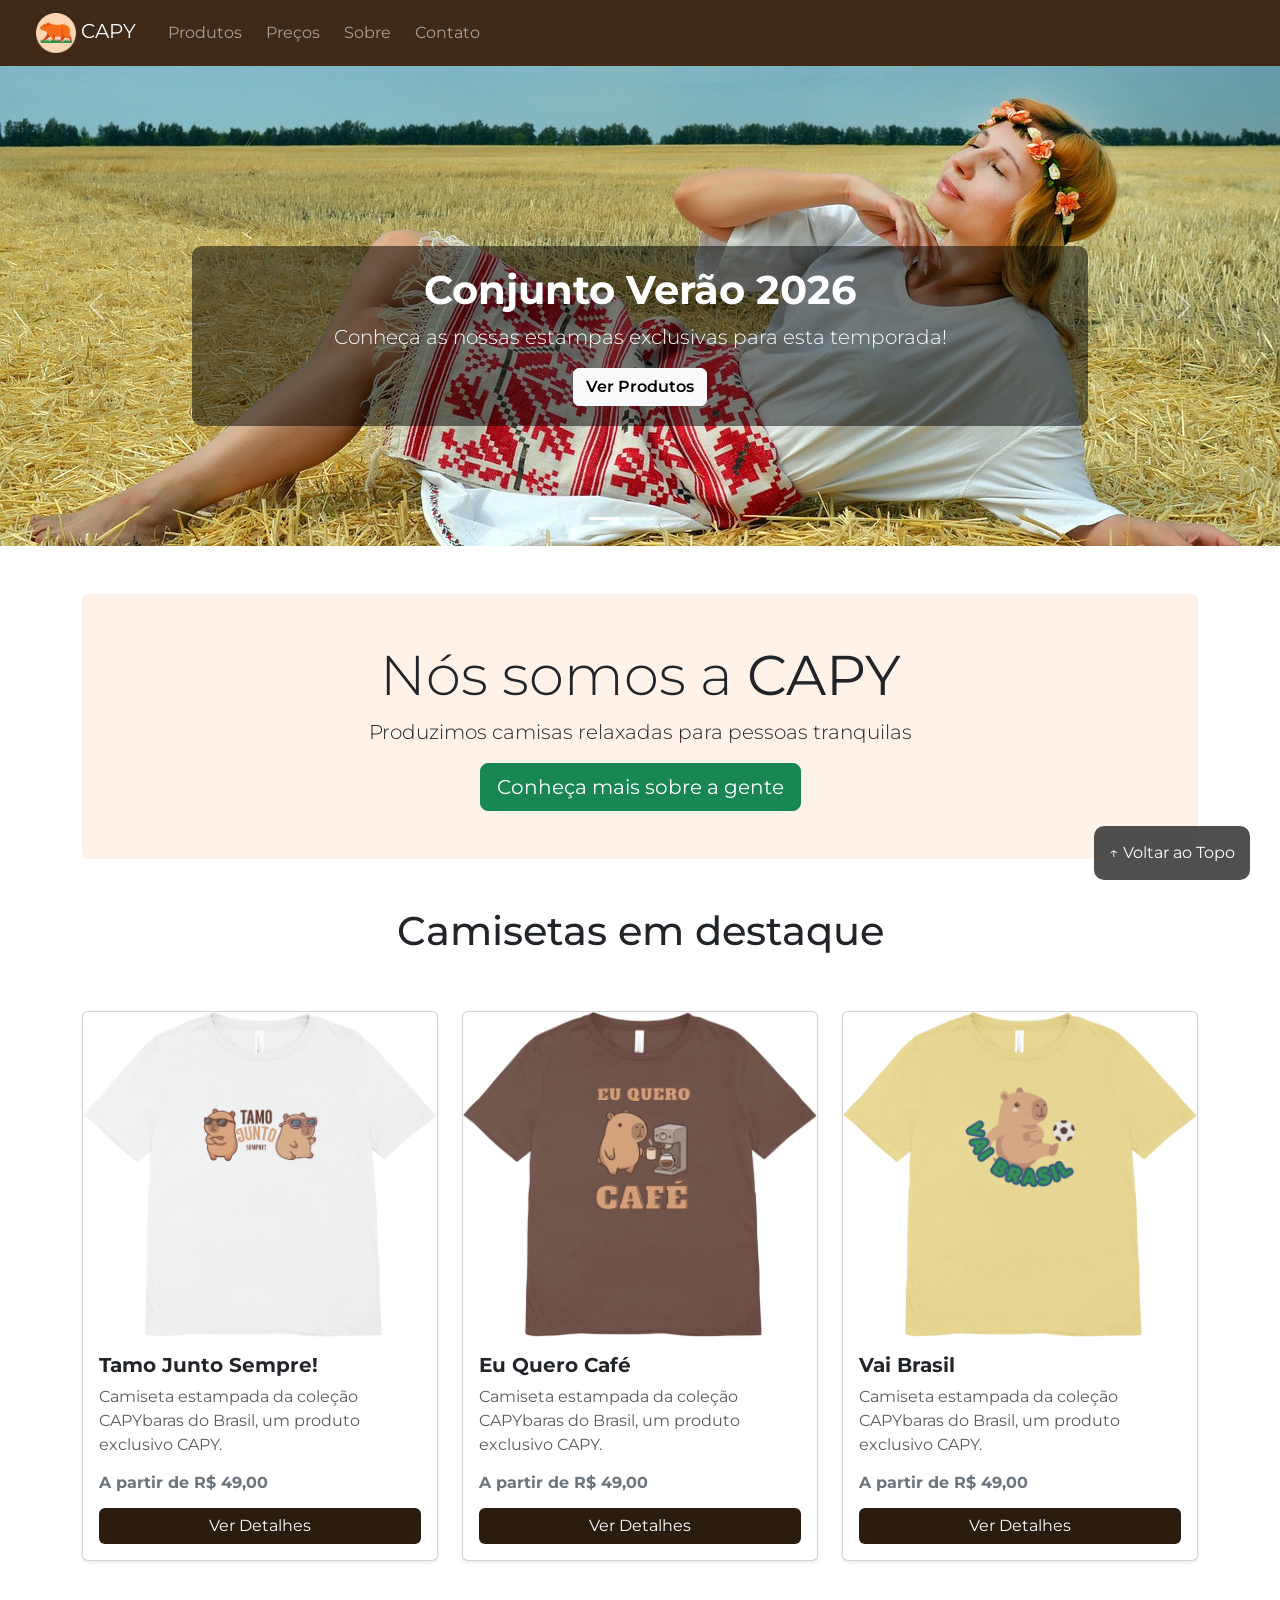
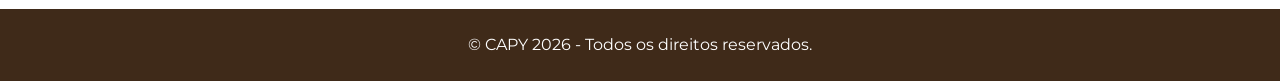
<file: index.html>
<!DOCTYPE html>
<html lang="pt-BR">
<head>
    <meta charset="UTF-8">
    <meta name="viewport" content="width=device-width, initial-scale=1.0">
    <title>CAPY</title>
    <link href="https://cdn.jsdelivr.net/npm/bootstrap@5.3.0/dist/css/bootstrap.min.css" rel="stylesheet">
    <!-- Pra usar como base de modelos prontos: https://getbootstrap.com/docs/5.0/examples/cheatsheet/ -->
    <!-- Pra usar como base das notações de espaçamento: https://getbootstrap.com/docs/4.0/utilities/spacing/ -->
    <link rel="preconnect" href="https://fonts.googleapis.com"> <!-- Para usar fontes do Google -->
    <link rel="preconnect" href="https://fonts.gstatic.com" crossorigin> <!-- Para usar fontes do Google -->
    <link href="https://fonts.googleapis.com/css2?family=Montserrat:ital,wght@0,100..900;1,100..900&display=swap" rel="stylesheet"> <!-- Para a Montserrat -->
    <link href="styles.css" rel="stylesheet"> <!-- Pro botão de Voltar ao Topo -->
</head>
<body>

    <!-- Menu de Navegação -->
    <header>
        <nav class="navbar navbar-expand-lg navbar-dark bg-dark">
            <div class="container-fluid">
                <a class="navbar-brand mx-4 logo-size" href="index.html"> 
                    <img src="resources/imgs/logo.png" alt="logo da empresa"> 
                    <span>CAPY</span> 
                </a> 
                <button class="navbar-toggler" type="button" data-bs-toggle="collapse" data-bs-target="#navbarNav">
                    <span class="navbar-toggler-icon"></span>
                </button>
                <div class="collapse navbar-collapse" id="navbarNav">
                    <ul class="navbar-nav me-auto mb-2 mb-lg-0 gap-2"> 
                        <li class="nav-item"><a class="nav-link" href="produtos.html">Produtos</a></li>
                        <li class="nav-item"><a class="nav-link" href="precos.html">Preços</a></li>
                        <li class="nav-item"><a class="nav-link" href="sobre.html">Sobre</a></li>
                        <li class="nav-item"><a class="nav-link" href="contato.html">Contato</a></li>
                    </ul>
                </div>
            </div>
        </nav>
    </header>

    <!-- Banner / Carrossel -->

    <div id="bannerPrincipal" class="carousel slide" data-bs-ride="carousel">
        
        <div class="carousel-indicators">
            <button type="button" data-bs-target="#bannerPrincipal" data-bs-slide-to="0" class="active" aria-current="true" aria-label="Slide 1"></button>
            <button type="button" data-bs-target="#bannerPrincipal" data-bs-slide-to="1" aria-label="Slide 2"></button>
            <button type="button" data-bs-target="#bannerPrincipal" data-bs-slide-to="2" aria-label="Slide 3"></button>
        </div>

        <div class="carousel-inner">
            <div class="carousel-item active">
                <img src="resources/imgs/carrossel-1.jpg" class="d-block w-100" alt="Nova Coleção">
                <div class="carousel-caption">
                    <h5 class="display-6 fw-bold">Conjunto Verão 2026</h5>
                    <p class="lead">Conheça as nossas estampas exclusivas para esta temporada!</p>
                    <a href="produtos.html" class="btn btn-light btn-md shadow-sm fw-semibold">Ver Produtos</a>
                </div>
            </div>
            
            <div class="carousel-item">
                <img src="resources/imgs/carrossel-2.jpg" class="d-block w-100" alt="Frete Grátis">
                <div class="carousel-caption">
                    <h5 class="display-6 fw-bold">Novas Estampas</h5>
                    <p class="lead">Explore as novas adições ao nosso catálogo!</p>
                    <a href="produtos.html" class="btn btn-dark btn-md shadow-sm fw-semibold">Aproveitar Agora</a>
                </div>
            </div>
            
            <div class="carousel-item">
                <img src="resources/imgs/carrossel-3.jpg" class="d-block w-100" alt="Monte sua arte">
                <div class="carousel-caption">
                    <h5 class="display-6 fw-bold">Estampas Personalizadas</h5>
                    <p class="lead">Converse com a gente e transforme as suas ideias em realidade!</p>
                    <a href="contato.html" class="btn btn-success btn-md shadow-sm fw-semibold">Entre em Contato</a>
                </div>
            </div>
        </div>

        <button class="carousel-control-prev" type="button" data-bs-target="#bannerPrincipal" data-bs-slide="prev">
            <span class="carousel-control-prev-icon" aria-hidden="true"></span>
            <span class="visually-hidden">Anterior</span>
        </button>
        <button class="carousel-control-next" type="button" data-bs-target="#bannerPrincipal" data-bs-slide="next">
            <span class="carousel-control-next-icon" aria-hidden="true"></span>
            <span class="visually-hidden">Próximo</span>
        </button>
    </div>

    <main class="container mt-5">
        <div class="jumbotron text-center bg-light p-5 rounded ">
            <h1 class="display-4">Nós somos a <b>CAPY</b></h1>
            <p class="lead">Produzimos camisas relaxadas para pessoas tranquilas</p>
            <a class="btn btn-success btn-lg" href="sobre.html" role="button">Conheça mais sobre a gente</a>
        </div>

        <div class="row align-items-center my-5">
            <h1 class="text-center">Camisetas em destaque</h1>
        </div>

            <div class="row row-cols-1 row-cols-md-3 g-4">        
                <div class="col">
                    <div class="card h-100 shadow-sm">
                        <img src="resources/imgs/camisa-1.png" class="card-img-top" alt="Camiseta Classic Minimalist">
                        <div class="card-body">
                            <h5 class="card-title fw-bold">Tamo Junto Sempre!</h5>
                            <p class="card-text text-muted">Camiseta estampada da coleção CAPYbaras do Brasil, um produto exclusivo CAPY.</p>
                            <h6 class="text-secondary fw-bold mb-3">A partir de R$ 49,00</h6>
                            <a class="btn btn-dark w-100" href="produtos.html" role="button">Ver Detalhes</a>
                        </div>
                    </div>
                </div>

                <div class="col">
                    <div class="card h-100 shadow-sm">
                        <img src="resources/imgs/camisa-2.png" class="card-img-top" alt="Camiseta Vintage Nature">
                        <div class="card-body">
                            <h5 class="card-title fw-bold">Eu Quero Café</h5>
                            <p class="card-text text-muted">Camiseta estampada da coleção CAPYbaras do Brasil, um produto exclusivo CAPY.</p>
                            <h6 class="text-secondary fw-bold mb-3">A partir de R$ 49,00</h6>
                            <a class="btn btn-dark w-100" href="produtos.html" role="button">Ver Detalhes</a>
                        </div>
                    </div>
                </div>

                <div class="col">
                    <div class="card h-100 shadow-sm">
                        <img src="resources/imgs/camisa-3.png" class="card-img-top" alt="Camiseta Urban Line">
                        <div class="card-body">
                            <h5 class="card-title fw-bold">Vai Brasil</h5>
                            <p class="card-text text-muted">Camiseta estampada da coleção CAPYbaras do Brasil, um produto exclusivo CAPY.</p>
                            <h6 class="text-secondary fw-bold mb-3">A partir de R$ 49,00</h6>
                            <a class="btn btn-dark w-100" href="produtos.html" role="button">Ver Detalhes</a>
                        </div>
                    </div>
                </div>
            </div>

    </main>

    <footer class="bg-dark text-white text-center py-4 mt-5">
        <p class="mb-0"> &copy; CAPY 2026 - Todos os direitos reservados.</p>
    </footer>

    <button id="btnTopo" title="Voltar ao topo">↑ Voltar ao Topo</button>

    <script src="https://code.jquery.com/jquery-3.7.1.min.js"></script>
    <script src="https://cdn.jsdelivr.net/npm/bootstrap@5.3.0/dist/js/bootstrap.bundle.min.js"></script>
    <script src="scripts.js"></script>
</body>
</html>
</file>
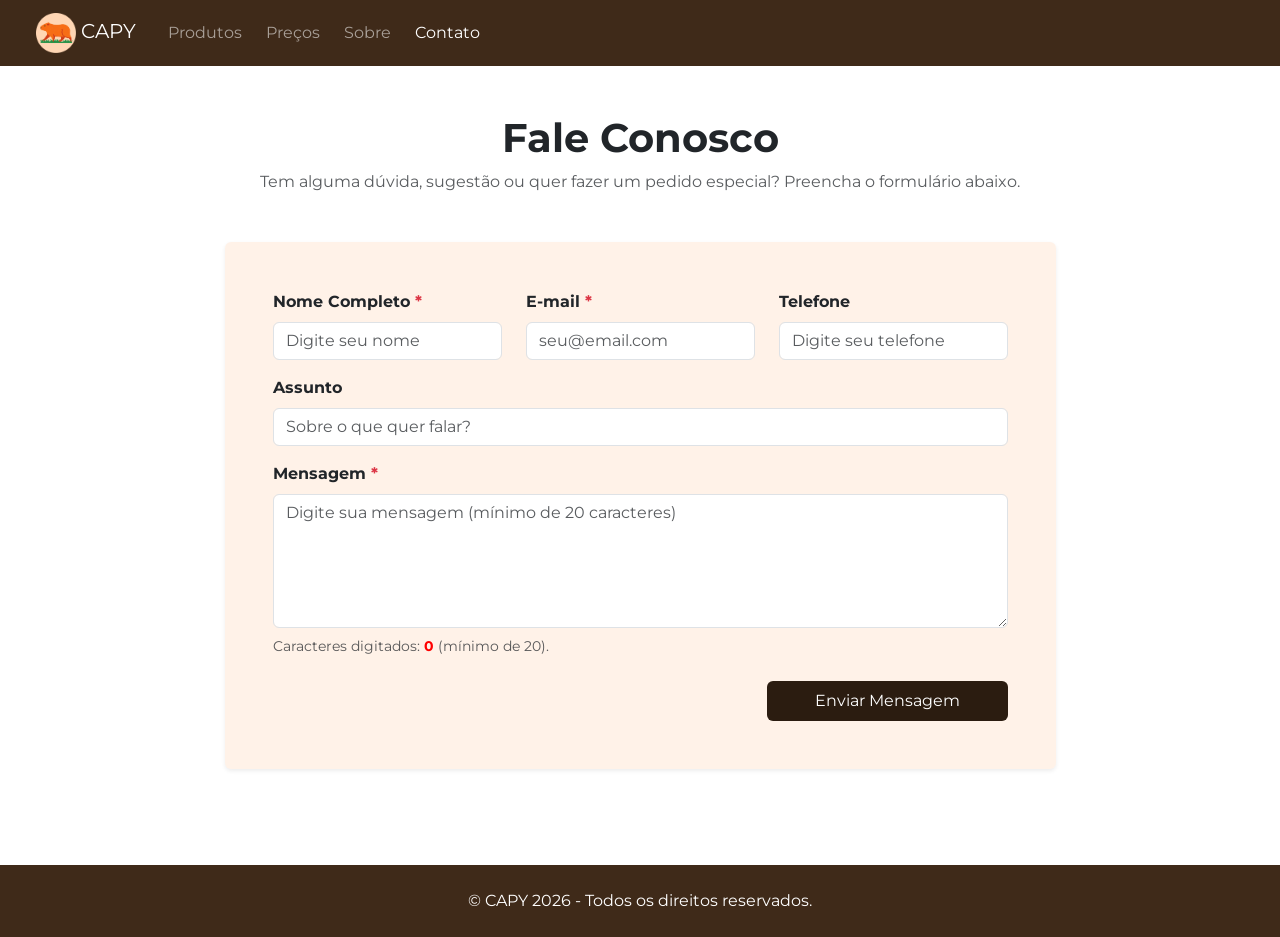
<file: contato.html>
<!DOCTYPE html>
<html lang="pt-BR">
<head>
    <meta charset="UTF-8">
    <meta name="viewport" content="width=device-width, initial-scale=1.0">
    <title>Contato - CAPY</title>
    <link href="https://cdn.jsdelivr.net/npm/bootstrap@5.3.0/dist/css/bootstrap.min.css" rel="stylesheet">
    <!-- Pra usar como base de modelos prontos: https://getbootstrap.com/docs/5.0/examples/cheatsheet/ -->
    <!-- Pra usar como base das notações de espaçamento: https://getbootstrap.com/docs/4.0/utilities/spacing/ -->
    <link rel="preconnect" href="https://fonts.googleapis.com"> <!-- Para usar fontes do Google -->
    <link rel="preconnect" href="https://fonts.gstatic.com" crossorigin> <!-- Para usar fontes do Google -->
    <link href="https://fonts.googleapis.com/css2?family=Montserrat:ital,wght@0,100..900;1,100..900&display=swap" rel="stylesheet"> <!-- Para a Montserrat -->
    <link href="styles.css" rel="stylesheet"> <!-- Pro botão de Voltar ao Topo -->
</head>
<body>

    <!-- Menu de Navegação -->
    <header>
        <nav class="navbar navbar-expand-lg navbar-dark bg-dark">
            <div class="container-fluid">
                <a class="navbar-brand mx-4 logo-size" href="index.html"> 
                    <img src="resources/imgs/logo.png" alt="logo da empresa"> 
                    <span>CAPY</span> 
                </a> 
                <button class="navbar-toggler" type="button" data-bs-toggle="collapse" data-bs-target="#navbarNav">
                    <span class="navbar-toggler-icon"></span>
                </button>
                <div class="collapse navbar-collapse" id="navbarNav">
                    <ul class="navbar-nav me-auto mb-2 mb-lg-0 gap-2"> 
                        <li class="nav-item"><a class="nav-link" href="produtos.html">Produtos</a></li>
                        <li class="nav-item"><a class="nav-link" href="precos.html">Preços</a></li>
                        <li class="nav-item"><a class="nav-link" href="sobre.html">Sobre</a></li>
                        <li class="nav-item"><a class="nav-link active" href="contato.html">Contato</a></li>
                    </ul>
                </div>
            </div>
        </nav>
    </header>

    <main class="container my-5">

        <!-- Isso daqui é pra fazer todo o 'main' da página ficar alinhado ao centro da página -->
        <div class="row justify-content-center">
            <div class="col-lg-9">

                <!-- Título da Página -->
                <div class="text-center mb-5">
                    <h1 class="fw-bold">Fale Conosco</h1>
                    <p class="text-muted">Tem alguma dúvida, sugestão ou quer fazer um pedido especial? Preencha o formulário abaixo.</p>
                </div>

                <!-- Formulário -->
                <div class="card shadow-sm border-0 bg-light p-4 p-md-5">
                    <form id="formContato">
                        
                        <div class="row">
                            <div class="col-md-4 mb-3">
                                <label for="nome" class="form-label fw-bold">Nome Completo <span class="text-danger">*</span></label>
                                <input type="text" class="form-control" id="nome" placeholder="Digite seu nome">
                            </div>
                            <div class="col-md-4 mb-3">
                                <label for="email" class="form-label fw-bold">E-mail <span class="text-danger">*</span></label>
                                <input type="email" class="form-control" id="email" placeholder="seu@email.com">
                            </div>
                            <div class="col-md-4 mb-3">
                                <label for="tel" class="form-label fw-bold">Telefone</label>
                                <input type="tel" class="form-control" id="tel" placeholder="Digite seu telefone">
                            </div>
                        </div>

                        <div class="row">
                            <div class="mb-3">
                                <label for="assunto" class="form-label fw-bold">Assunto</label>
                                <input type="text" class="form-control" id="assunto" placeholder="Sobre o que quer falar?">
                            </div>
                        </div>

                        <div class="mb-4">
                            <label for="mensagem" class="form-label fw-bold">Mensagem <span class="text-danger">*</span></label>
                            <textarea class="form-control" id="mensagem" rows="5" placeholder="Digite sua mensagem (mínimo de 20 caracteres)"></textarea>
                            <div class="form-text mt-2">
                                Caracteres digitados: <strong id="contador" style="color: red;">0</strong> (mínimo de 20).
                            </div>
                        </div>

                        <div class="text-end">
                            <button type="submit" class="btn btn-dark px-5 py-2">Enviar Mensagem</button>
                        </div>

                    </form>
                </div>

            </div>
        </div>

    </main>

    <!-- Barra Inferior -->
    <footer class="bg-dark text-white text-center py-4 mt-5">
        <p class="mb-0"> &copy; CAPY 2026 - Todos os direitos reservados.</p>
    </footer>

    <button id="btnTopo" title="Voltar ao topo">↑ Voltar ao Topo</button>
    
    <script src="https://code.jquery.com/jquery-3.7.1.min.js"></script>
    <script src="https://cdn.jsdelivr.net/npm/bootstrap@5.3.0/dist/js/bootstrap.bundle.min.js"></script>
    <script src="scripts.js"></script>

</body>
</html>
</file>
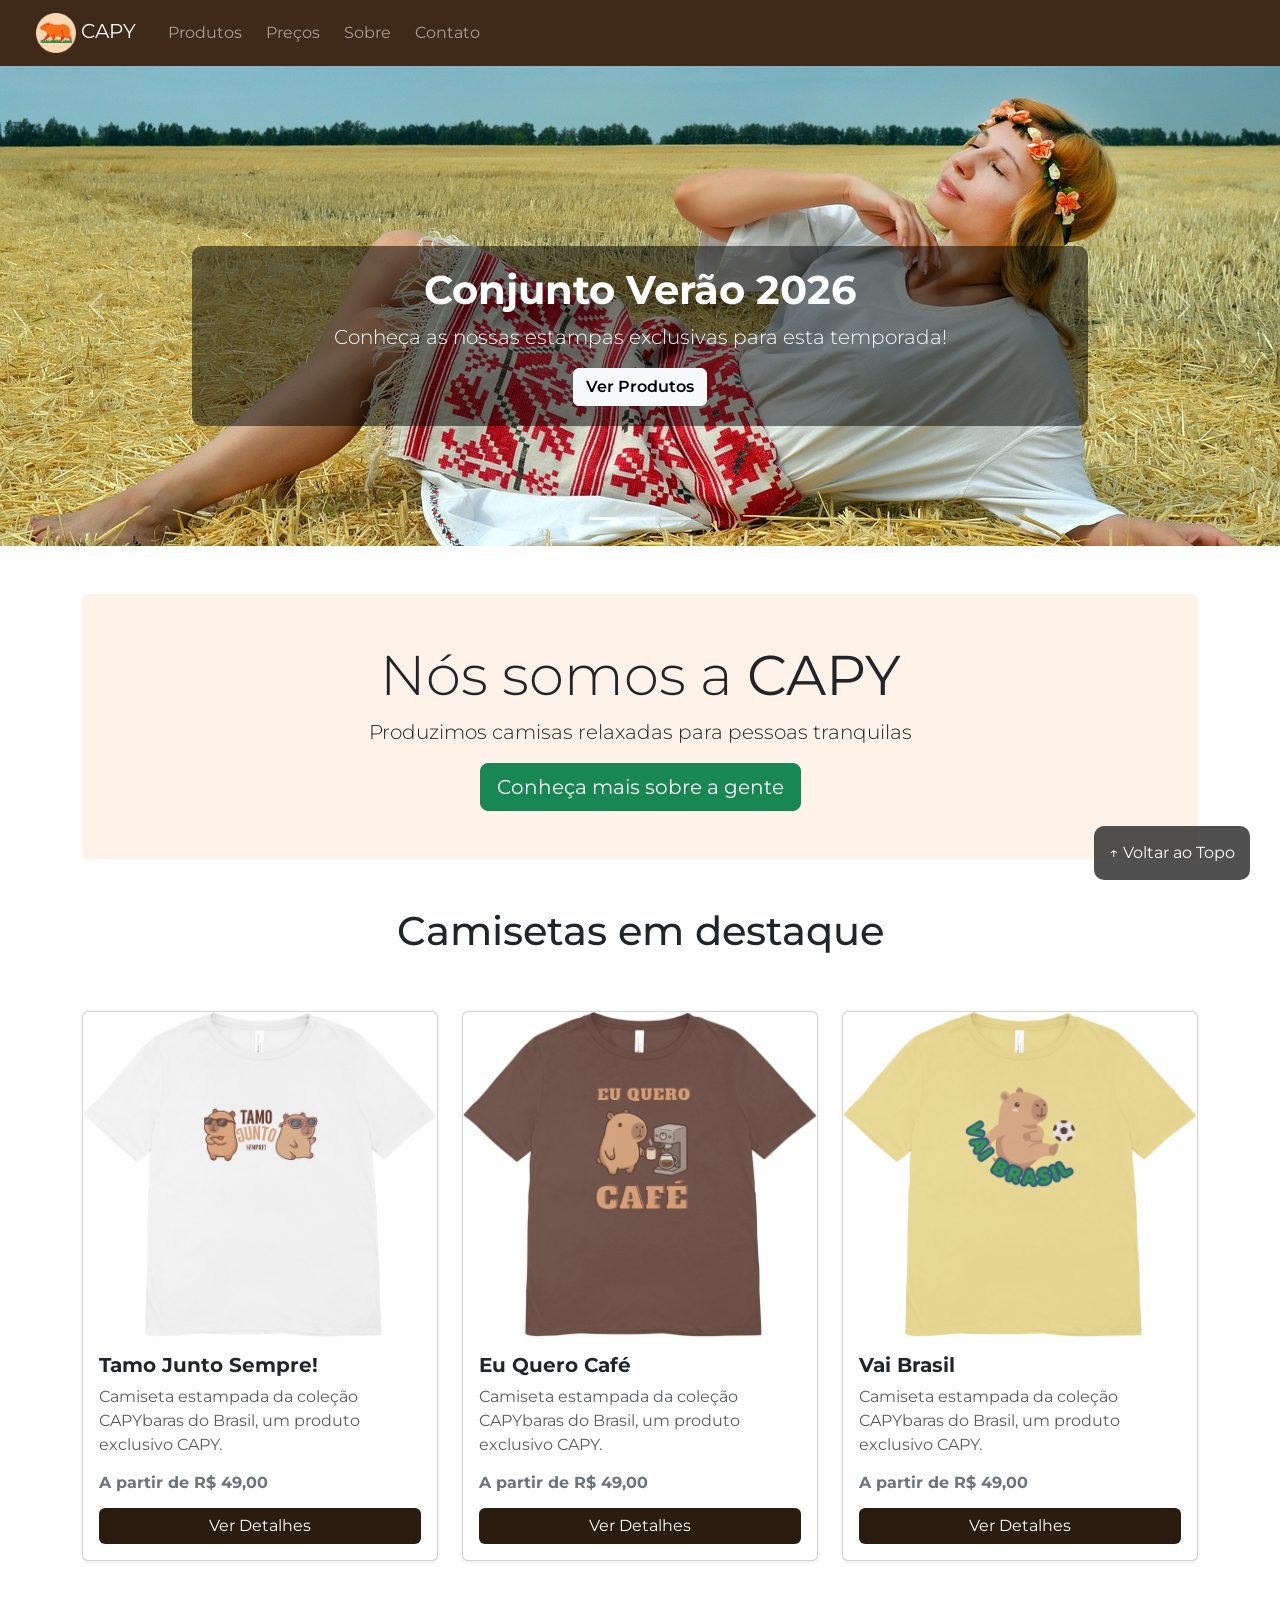
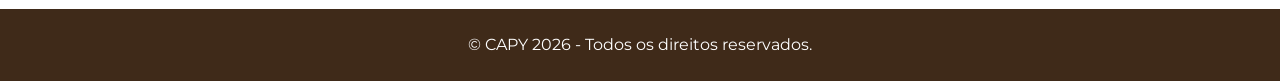
<file: home.html>
<!DOCTYPE html>
<html lang="pt-BR">
<head>
    <meta charset="UTF-8">
    <meta name="viewport" content="width=device-width, initial-scale=1.0">
    <title>CAPY</title>
    <link href="https://cdn.jsdelivr.net/npm/bootstrap@5.3.0/dist/css/bootstrap.min.css" rel="stylesheet">
    <!-- Pra usar como base de modelos prontos: https://getbootstrap.com/docs/5.0/examples/cheatsheet/ -->
    <!-- Pra usar como base das notações de espaçamento: https://getbootstrap.com/docs/4.0/utilities/spacing/ -->
    <link rel="preconnect" href="https://fonts.googleapis.com"> <!-- Para usar fontes do Google -->
    <link rel="preconnect" href="https://fonts.gstatic.com" crossorigin> <!-- Para usar fontes do Google -->
    <link href="https://fonts.googleapis.com/css2?family=Montserrat:ital,wght@0,100..900;1,100..900&display=swap" rel="stylesheet"> <!-- Para a Montserrat -->
    <link href="styles.css" rel="stylesheet"> <!-- Pro botão de Voltar ao Topo -->
</head>
<body>

    <!-- Menu de Navegação -->
    <header>
        <nav class="navbar navbar-expand-lg navbar-dark bg-dark">
            <div class="container-fluid">
                <a class="navbar-brand mx-4 logo-size" href="home.html"> 
                    <img src="resources/imgs/logo.png" alt="logo da empresa"> 
                    <span>CAPY</span> 
                </a> 
                <button class="navbar-toggler" type="button" data-bs-toggle="collapse" data-bs-target="#navbarNav">
                    <span class="navbar-toggler-icon"></span>
                </button>
                <div class="collapse navbar-collapse" id="navbarNav">
                    <ul class="navbar-nav me-auto mb-2 mb-lg-0 gap-2"> 
                        <li class="nav-item"><a class="nav-link" href="produtos.html">Produtos</a></li>
                        <li class="nav-item"><a class="nav-link" href="precos.html">Preços</a></li>
                        <li class="nav-item"><a class="nav-link" href="sobre.html">Sobre</a></li>
                        <li class="nav-item"><a class="nav-link" href="contato.html">Contato</a></li>
                    </ul>
                </div>
            </div>
        </nav>
    </header>

    <!-- Banner / Carrossel -->

    <div id="bannerPrincipal" class="carousel slide" data-bs-ride="carousel">
        
        <div class="carousel-indicators">
            <button type="button" data-bs-target="#bannerPrincipal" data-bs-slide-to="0" class="active" aria-current="true" aria-label="Slide 1"></button>
            <button type="button" data-bs-target="#bannerPrincipal" data-bs-slide-to="1" aria-label="Slide 2"></button>
            <button type="button" data-bs-target="#bannerPrincipal" data-bs-slide-to="2" aria-label="Slide 3"></button>
        </div>

        <div class="carousel-inner">
            <div class="carousel-item active">
                <img src="resources/imgs/carrossel-1.jpg" class="d-block w-100" alt="Nova Coleção">
                <div class="carousel-caption">
                    <h5 class="display-6 fw-bold">Conjunto Verão 2026</h5>
                    <p class="lead">Conheça as nossas estampas exclusivas para esta temporada!</p>
                    <a href="produtos.html" class="btn btn-light btn-md shadow-sm fw-semibold">Ver Produtos</a>
                </div>
            </div>
            
            <div class="carousel-item">
                <img src="resources/imgs/carrossel-2.jpg" class="d-block w-100" alt="Frete Grátis">
                <div class="carousel-caption">
                    <h5 class="display-6 fw-bold">Novas Estampas</h5>
                    <p class="lead">Explore as novas adições ao nosso catálogo!</p>
                    <a href="produtos.html" class="btn btn-dark btn-md shadow-sm fw-semibold">Aproveitar Agora</a>
                </div>
            </div>
            
            <div class="carousel-item">
                <img src="resources/imgs/carrossel-3.jpg" class="d-block w-100" alt="Monte sua arte">
                <div class="carousel-caption">
                    <h5 class="display-6 fw-bold">Estampas Personalizadas</h5>
                    <p class="lead">Converse com a gente e transforme as suas ideias em realidade!</p>
                    <a href="contato.html" class="btn btn-success btn-md shadow-sm fw-semibold">Entre em Contato</a>
                </div>
            </div>
        </div>

        <button class="carousel-control-prev" type="button" data-bs-target="#bannerPrincipal" data-bs-slide="prev">
            <span class="carousel-control-prev-icon" aria-hidden="true"></span>
            <span class="visually-hidden">Anterior</span>
        </button>
        <button class="carousel-control-next" type="button" data-bs-target="#bannerPrincipal" data-bs-slide="next">
            <span class="carousel-control-next-icon" aria-hidden="true"></span>
            <span class="visually-hidden">Próximo</span>
        </button>
    </div>

    <main class="container mt-5">
        <div class="jumbotron text-center bg-light p-5 rounded ">
            <h1 class="display-4">Nós somos a <b>CAPY</b></h1>
            <p class="lead">Produzimos camisas relaxadas para pessoas tranquilas</p>
            <a class="btn btn-success btn-lg" href="sobre.html" role="button">Conheça mais sobre a gente</a>
        </div>

        <div class="row align-items-center my-5">
            <h1 class="text-center">Camisetas em destaque</h1>
        </div>

            <div class="row row-cols-1 row-cols-md-3 g-4">        
                <div class="col">
                    <div class="card h-100 shadow-sm">
                        <img src="resources/imgs/camisa-1.png" class="card-img-top" alt="Camiseta Classic Minimalist">
                        <div class="card-body">
                            <h5 class="card-title fw-bold">Tamo Junto Sempre!</h5>
                            <p class="card-text text-muted">Camiseta estampada da coleção CAPYbaras do Brasil, um produto exclusivo CAPY.</p>
                            <h6 class="text-secondary fw-bold mb-3">A partir de R$ 49,00</h6>
                            <a class="btn btn-dark w-100" href="produtos.html" role="button">Ver Detalhes</a>
                        </div>
                    </div>
                </div>

                <div class="col">
                    <div class="card h-100 shadow-sm">
                        <img src="resources/imgs/camisa-2.png" class="card-img-top" alt="Camiseta Vintage Nature">
                        <div class="card-body">
                            <h5 class="card-title fw-bold">Eu Quero Café</h5>
                            <p class="card-text text-muted">Camiseta estampada da coleção CAPYbaras do Brasil, um produto exclusivo CAPY.</p>
                            <h6 class="text-secondary fw-bold mb-3">A partir de R$ 49,00</h6>
                            <a class="btn btn-dark w-100" href="produtos.html" role="button">Ver Detalhes</a>
                        </div>
                    </div>
                </div>

                <div class="col">
                    <div class="card h-100 shadow-sm">
                        <img src="resources/imgs/camisa-3.png" class="card-img-top" alt="Camiseta Urban Line">
                        <div class="card-body">
                            <h5 class="card-title fw-bold">Vai Brasil</h5>
                            <p class="card-text text-muted">Camiseta estampada da coleção CAPYbaras do Brasil, um produto exclusivo CAPY.</p>
                            <h6 class="text-secondary fw-bold mb-3">A partir de R$ 49,00</h6>
                            <a class="btn btn-dark w-100" href="produtos.html" role="button">Ver Detalhes</a>
                        </div>
                    </div>
                </div>
            </div>

    </main>

    <footer class="bg-dark text-white text-center py-4 mt-5">
        <p class="mb-0"> &copy; CAPY 2026 - Todos os direitos reservados.</p>
    </footer>

    <button id="btnTopo" title="Voltar ao topo">↑ Voltar ao Topo</button>

    <script src="https://code.jquery.com/jquery-3.7.1.min.js"></script>
    <script src="https://cdn.jsdelivr.net/npm/bootstrap@5.3.0/dist/js/bootstrap.bundle.min.js"></script>
    <script src="scripts.js"></script>
</body>
</html>
</file>
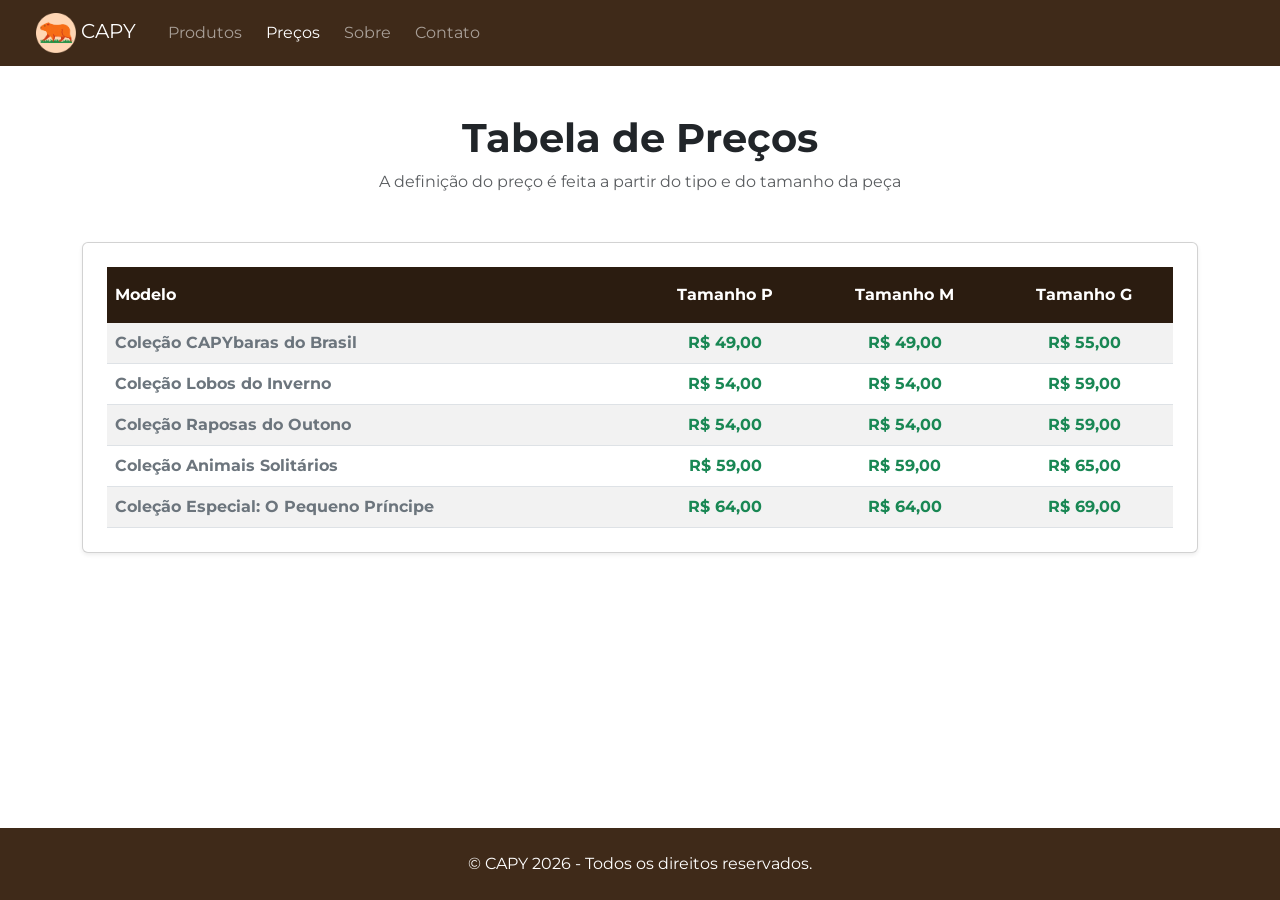
<file: precos.html>
<!DOCTYPE html>
<html lang="pt-BR">

<head>
    <meta charset="UTF-8">
    <meta name="viewport" content="width=device-width, initial-scale=1.0">
    <title>Preços - CAPY</title>
    <link href="https://cdn.jsdelivr.net/npm/bootstrap@5.3.0/dist/css/bootstrap.min.css" rel="stylesheet">
    <!-- Pra usar como base de modelos prontos: https://getbootstrap.com/docs/5.0/examples/cheatsheet/ -->
    <!-- Pra usar como base das notações de espaçamento: https://getbootstrap.com/docs/4.0/utilities/spacing/ -->
    <link rel="preconnect" href="https://fonts.googleapis.com"> <!-- Para usar fontes do Google -->
    <link rel="preconnect" href="https://fonts.gstatic.com" crossorigin> <!-- Para usar fontes do Google -->
    <link href="https://fonts.googleapis.com/css2?family=Montserrat:ital,wght@0,100..900;1,100..900&display=swap" rel="stylesheet"> <!-- Para a Montserrat -->
    <link href="styles.css" rel="stylesheet"> <!-- Pro botão de Voltar ao Topo -->
</head>

<body>

    <!-- Menu de Navegação -->
    <header>
        <nav class="navbar navbar-expand-lg navbar-dark bg-dark">
            <div class="container-fluid">
                <a class="navbar-brand mx-4 logo-size" href="index.html"> 
                    <img src="resources/imgs/logo.png" alt="logo da empresa"> 
                    <span>CAPY</span> 
                </a> 
                <button class="navbar-toggler" type="button" data-bs-toggle="collapse" data-bs-target="#navbarNav">
                    <span class="navbar-toggler-icon"></span>
                </button>
                <div class="collapse navbar-collapse" id="navbarNav">
                    <ul class="navbar-nav me-auto mb-2 mb-lg-0 gap-2"> 
                        <li class="nav-item"><a class="nav-link" href="produtos.html">Produtos</a></li>
                        <li class="nav-item"><a class="nav-link active" href="precos.html">Preços</a></li>
                        <li class="nav-item"><a class="nav-link" href="sobre.html">Sobre</a></li>
                        <li class="nav-item"><a class="nav-link" href="contato.html">Contato</a></li>
                    </ul>
                </div>
            </div>
        </nav>
    </header>

    <main class="container my-5">
        
        <!-- Título da Página -->
        <div class="text-center mb-5">
            <h1 class="fw-bold">Tabela de Preços</h1>
            <p class="text-muted text-center">A definição do preço é feita a partir do tipo e do tamanho da peça</p>
        </div>

        <!-- Tabela -->
        <section class="card shadow-sm p-4">
            <div class="table-responsive">
                <table class="table table-striped table-hover align-middle mb-0">
                    <thead class="table-dark">
                        <tr>
                            <th scope="col" class="py-3">Modelo</th>
                            <th scope="col" class="py-3 text-center">Tamanho P</th>
                            <th scope="col" class="py-3 text-center">Tamanho M</th>
                            <th scope="col" class="py-3 text-center">Tamanho G</th>
                        </tr>
                    </thead>
                    <tbody>
                        <tr>
                            <td class="fw-bold text-secondary">Coleção CAPYbaras do Brasil</td>
                            <td class="text-center text-success fw-bold">R$ 49,00</td>
                            <td class="text-center text-success fw-bold">R$ 49,00</td>
                            <td class="text-center text-success fw-bold">R$ 55,00</td>
                        </tr>
                        <tr>
                            <td class="fw-bold text-secondary">Coleção Lobos do Inverno</td>
                            <td class="text-center text-success fw-bold">R$ 54,00</td>
                            <td class="text-center text-success fw-bold">R$ 54,00</td>
                            <td class="text-center text-success fw-bold">R$ 59,00</td>
                        </tr>
                        <tr>
                            <td class="fw-bold text-secondary">Coleção Raposas do Outono</td>
                            <td class="text-center text-success fw-bold">R$ 54,00</td>
                            <td class="text-center text-success fw-bold">R$ 54,00</td>
                            <td class="text-center text-success fw-bold">R$ 59,00</td>
                        </tr>
                         <tr>
                            <td class="fw-bold text-secondary">Coleção Animais Solitários</td>
                            <td class="text-center text-success fw-bold">R$ 59,00</td>
                            <td class="text-center text-success fw-bold">R$ 59,00</td>
                            <td class="text-center text-success fw-bold">R$ 65,00</td>
                        </tr>
                        <tr>
                            <td class="fw-bold text-secondary">Coleção Especial: O Pequeno Príncipe</td>
                            <td class="text-center text-success fw-bold">R$ 64,00</td>
                            <td class="text-center text-success fw-bold">R$ 64,00</td>
                            <td class="text-center text-success fw-bold">R$ 69,00</td>
                        </tr>
                    </tbody>
                </table>
            </div>
        </section>

    </main>

    <!-- Barra Inferior -->
    <footer class="bg-dark text-white text-center py-4 mt-5">
        <p class="mb-0"> &copy; CAPY 2026 - Todos os direitos reservados.</p>
    </footer>

    <button id="btnTopo" title="Voltar ao topo">↑ Voltar ao Topo</button>
    
    <script src="https://code.jquery.com/jquery-3.7.1.min.js"></script>
    <script src="https://cdn.jsdelivr.net/npm/bootstrap@5.3.0/dist/js/bootstrap.bundle.min.js"></script>
    <script src="scripts.js"></script>

</body>
</html>
</file>
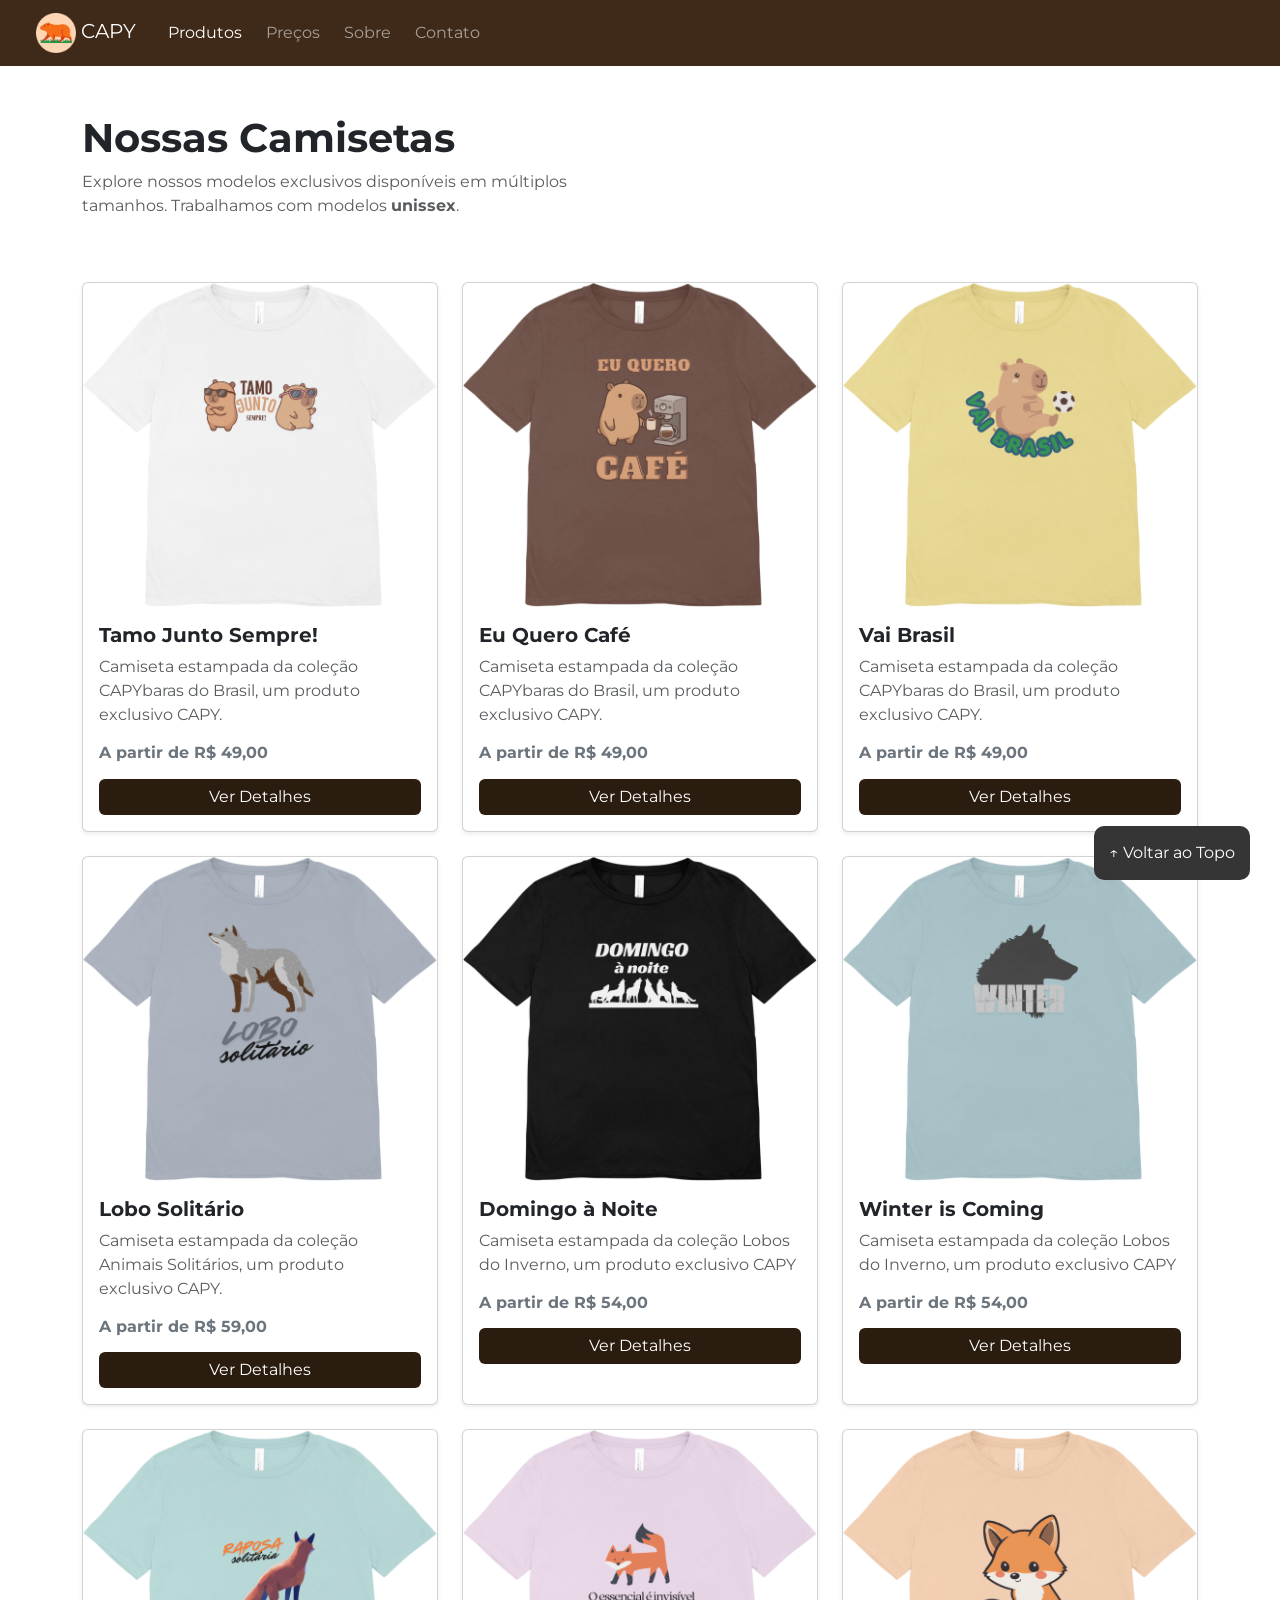
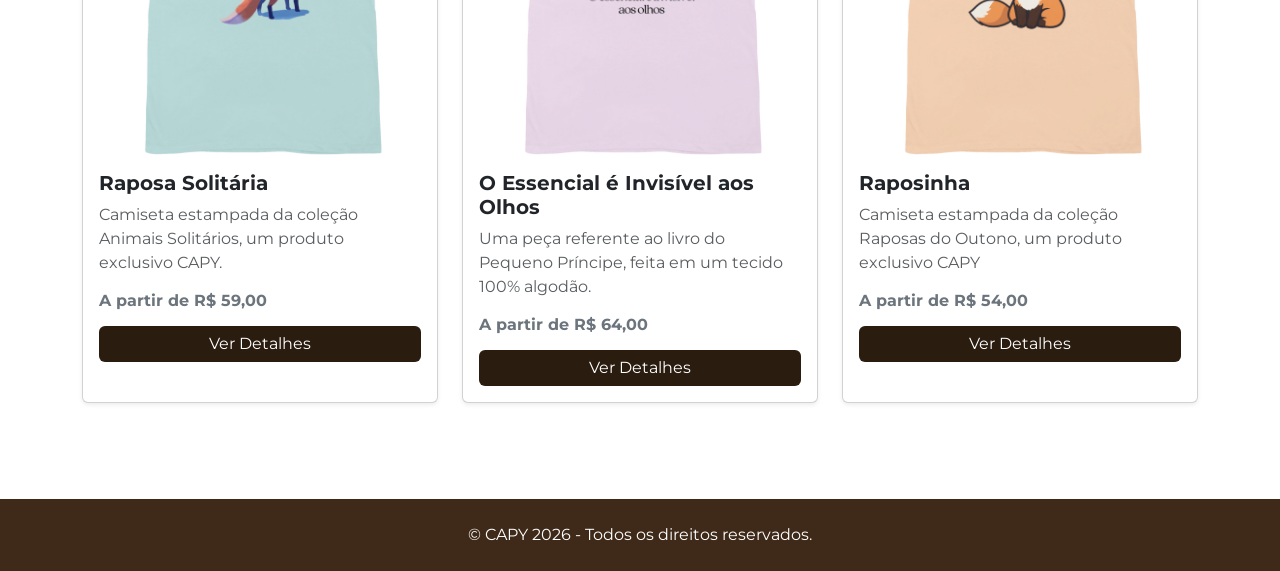
<file: produtos.html>
<!DOCTYPE html>
<html lang="pt-BR">
<head>
    <meta charset="UTF-8">
    <meta name="viewport" content="width=device-width, initial-scale=1.0">
    <title>Produtos - CAPY</title>
    <link href="https://cdn.jsdelivr.net/npm/bootstrap@5.3.0/dist/css/bootstrap.min.css" rel="stylesheet">
    <!-- Pra usar como base de modelos prontos: https://getbootstrap.com/docs/5.0/examples/cheatsheet/ -->
    <!-- Pra usar como base das notações de espaçamento: https://getbootstrap.com/docs/4.0/utilities/spacing/ -->
    <link rel="preconnect" href="https://fonts.googleapis.com"> <!-- Para usar fontes do Google -->
    <link rel="preconnect" href="https://fonts.gstatic.com" crossorigin> <!-- Para usar fontes do Google -->
    <link href="https://fonts.googleapis.com/css2?family=Montserrat:ital,wght@0,100..900;1,100..900&display=swap" rel="stylesheet"> <!-- Para a Montserrat -->
    <link href="styles.css" rel="stylesheet"> <!-- Pro botão de Voltar ao Topo -->
</head>
<body>

    <!-- Menu de Navegação -->
    <header>
        <nav class="navbar navbar-expand-lg navbar-dark bg-dark">
            <div class="container-fluid">
                <a class="navbar-brand mx-4 logo-size" href="index.html"> 
                    <img src="resources/imgs/logo.png" alt="logo da empresa"> 
                    <span>CAPY</span> 
                </a> 
                <button class="navbar-toggler" type="button" data-bs-toggle="collapse" data-bs-target="#navbarNav">
                    <span class="navbar-toggler-icon"></span>
                </button>
                <div class="collapse navbar-collapse" id="navbarNav">
                    <ul class="navbar-nav me-auto mb-2 mb-lg-0 gap-2"> 
                        <li class="nav-item"><a class="nav-link active" href="produtos.html">Produtos</a></li>
                        <li class="nav-item"><a class="nav-link" href="precos.html">Preços</a></li>
                        <li class="nav-item"><a class="nav-link" href="sobre.html">Sobre</a></li>
                        <li class="nav-item"><a class="nav-link" href="contato.html">Contato</a></li>
                    </ul>
                </div>
            </div>
        </nav>
    </header>

    <main class="container my-5">
        
        <!-- Título da Página -->
        <div class="row align-items-center mb-5">
            <div class="col-md-6">
                <h1 class="fw-bold">Nossas Camisetas</h1>
                <p class="text-muted">Explore nossos modelos exclusivos disponíveis em múltiplos tamanhos. Trabalhamos com modelos <b>unissex</b>.</p>
            </div>
        </div>

        <!-- Quadradinhos pra colocar as camisetas -->
        <div class="row row-cols-1 row-cols-md-2 row-cols-lg-3 g-4">
            
            <div class="col">
                <div class="card h-100 shadow-sm">
                    <img src="resources/imgs/camisa-1.png" class="card-img-top" alt="Camiseta Classic Minimalist">
                    <div class="card-body">
                        <h5 class="card-title fw-bold">Tamo Junto Sempre!</h5>
                        <p class="card-text text-muted">Camiseta estampada da coleção CAPYbaras do Brasil, um produto exclusivo CAPY.</p>
                        <h6 class="text-secondary fw-bold mb-3">A partir de R$ 49,00</h6>
                        <button class="btn btn-dark w-100">Ver Detalhes</button>
                    </div>
                </div>
            </div>

            <div class="col">
                <div class="card h-100 shadow-sm">
                    <img src="resources/imgs/camisa-2.png" class="card-img-top" alt="Camiseta Vintage Nature">
                    <div class="card-body">
                        <h5 class="card-title fw-bold">Eu Quero Café</h5>
                        <p class="card-text text-muted">Camiseta estampada da coleção CAPYbaras do Brasil, um produto exclusivo CAPY.</p>
                        <h6 class="text-secondary fw-bold mb-3">A partir de R$ 49,00</h6>
                        <button class="btn btn-dark w-100">Ver Detalhes</button>
                    </div>
                </div>
            </div>

            <div class="col">
                <div class="card h-100 shadow-sm">
                    <img src="resources/imgs/camisa-3.png" class="card-img-top" alt="Camiseta Urban Line">
                    <div class="card-body">
                        <h5 class="card-title fw-bold">Vai Brasil</h5>
                        <p class="card-text text-muted">Camiseta estampada da coleção CAPYbaras do Brasil, um produto exclusivo CAPY.</p>
                        <h6 class="text-secondary fw-bold mb-3">A partir de R$ 49,00</h6>
                        <button class="btn btn-dark w-100">Ver Detalhes</button>
                    </div>
                </div>
            </div>

            <div class="col">
                <div class="card h-100 shadow-sm">
                    <img src="resources/imgs/camisa-4.png" class="card-img-top" alt="Camiseta Abstract Art">
                    <div class="card-body">
                        <h5 class="card-title fw-bold">Lobo Solitário</h5>
                        <p class="card-text text-muted">Camiseta estampada da coleção Animais Solitários, um produto exclusivo CAPY.</p>
                        <h6 class="text-secondary fw-bold mb-3">A partir de R$ 59,00</h6>
                        <button class="btn btn-dark w-100">Ver Detalhes</button>
                    </div>
                </div>
            </div>

            <div class="col">
                <div class="card h-100 shadow-sm">
                    <img src="resources/imgs/camisa-5.png" class="card-img-top" alt="Camiseta Cyberpunk Edition">
                    <div class="card-body">
                        <h5 class="card-title fw-bold">Domingo à Noite</h5>
                        <p class="card-text text-muted">Camiseta estampada da coleção Lobos do Inverno, um produto exclusivo CAPY</p>
                        <h6 class="text-secondary fw-bold mb-3">A partir de R$ 54,00</h6>
                        <button class="btn btn-dark w-100">Ver Detalhes</button>
                    </div>
                </div>
            </div>

            <div class="col">
                <div class="card h-100 shadow-sm">
                    <img src="resources/imgs/camisa-6.png" class="card-img-top" alt="Camiseta Pure White">
                    <div class="card-body">
                        <h5 class="card-title fw-bold">Winter is Coming</h5>
                        <p class="card-text text-muted">Camiseta estampada da coleção Lobos do Inverno, um produto exclusivo CAPY</p>
                        <h6 class="text-secondary fw-bold mb-3">A partir de R$ 54,00</h6>
                        <button class="btn btn-dark w-100">Ver Detalhes</button>
                    </div>
                </div>
            </div>

            <div class="col">
                <div class="card h-100 shadow-sm">
                    <img src="resources/imgs/camisa-7.png" class="card-img-top" alt="Camiseta Pure White">
                    <div class="card-body">
                        <h5 class="card-title fw-bold">Raposa Solitária</h5>
                        <p class="card-text text-muted">Camiseta estampada da coleção Animais Solitários, um produto exclusivo CAPY.</p>
                        <h6 class="text-secondary fw-bold mb-3">A partir de R$ 59,00</h6>
                        <button class="btn btn-dark w-100">Ver Detalhes</button>
                    </div>
                </div>
            </div>

            <div class="col">
                <div class="card h-100 shadow-sm">
                    <img src="resources/imgs/camisa-8.png" class="card-img-top" alt="Camiseta Pure White">
                    <div class="card-body">
                        <h5 class="card-title fw-bold">O Essencial é Invisível aos Olhos</h5>
                        <p class="card-text text-muted">Uma peça referente ao livro do Pequeno Príncipe, feita em um tecido 100% algodão.</p>
                        <h6 class="text-secondary fw-bold mb-3">A partir de R$ 64,00</h6>
                        <button class="btn btn-dark w-100">Ver Detalhes</button>
                    </div>
                </div>
            </div>

            <div class="col">
                <div class="card h-100 shadow-sm">
                    <img src="resources/imgs/camisa-9.png" class="card-img-top" alt="Camiseta Pure White">
                    <div class="card-body">
                        <h5 class="card-title fw-bold">Raposinha</h5>
                        <p class="card-text text-muted">Camiseta estampada da coleção Raposas do Outono, um produto exclusivo CAPY</p>
                        <h6 class="text-secondary fw-bold mb-3">A partir de R$ 54,00</h6>
                        <button class="btn btn-dark w-100">Ver Detalhes</button>
                    </div>
                </div>
            </div>

        </div>

    </main>

    <!-- Barra Inferior -->
    <footer class="bg-dark text-white text-center py-4 mt-5">
        <p class="mb-0"> &copy; CAPY 2026 - Todos os direitos reservados.</p>
    </footer>

    <button id="btnTopo" title="Voltar ao topo">↑ Voltar ao Topo</button>

    <script src="https://code.jquery.com/jquery-3.7.1.min.js"></script>
    <script src="https://cdn.jsdelivr.net/npm/bootstrap@5.3.0/dist/js/bootstrap.bundle.min.js"></script>
    <script src="scripts.js"></script>

</body>
</html>
</file>
<file: styles.css>
/* Atributos para a página */

header {
  min-height: 50px;
}

body {
  min-height: 100vh;
  font-family: Montserrat;
  margin: 0;
  display: flex;
  flex-direction: column;
}

main {
  flex: 1;
}

footer {
  min-height: 50px;
}

/* Fonte Montserrat*/

.montserrat {
  font-family: "Montserrat", sans-serif;
  font-optical-sizing: auto;
  font-style: normal;
}

/* Mudar as cores 'default' do bootstrap */

.navbar-dark {
    background-color: rgb(63, 42, 25) !important;
    border: none !important;
    border-width:0!important;
}

.bg-dark {
    background-color: rgb(63, 42, 25) !important;
    border: none !important;
    border-width:0!important;
}

.bg-light {
    background-color: rgba(255, 115, 0, 0.089) !important;
    border: none !important;
    border-width:0!important;
}

.btn-dark {
    background-color: rgb(43, 28, 16) !important;
    border: none !important;
    border-width:0!important;
}

.table-dark th {
    background-color: rgb(43, 28, 16) !important;
    border: none !important;
    border-width:0!important;
}

/* Mudar o tamanho da imagem do logo no Menu Superior */
.logo-size img {
    height: 40px; 
    width: auto;
}

/* Carrossel */
.carousel-item img {
    height: 480px; 
    object-fit: cover; /* Corta a imagem proporcionalmente */
}

.carousel-caption {
    bottom: 25%; /* Eleva o bloco de texto para o centro vertical da imagem */
    background: rgba(0, 0, 0, 0.5); 
    padding: 20px;
    border-radius: 10px;
}



/* Ajuste responsivo: diminui o tamanho do banner em celulares para não quebrar o layout */
@media (max-width: 768px) {
    .carousel-item img {
        height: 280px; /* Altura menor para telas de smartphones */
    }
    .carousel-caption {
        bottom: 10%;
        padding: 10px;
    }
    .carousel-caption h5 {
        font-size: 1.1rem;
    }
    .carousel-caption p {
        font-size: 0.85rem;
        margin-bottom: 5px;
    }
    .carousel-caption .btn {
        font-size: 0.8rem;
        padding: 4px 10px;
    }
    
}

/* Botão Voltar ao Topo */
#btnTopo {
    display: none;
    position: fixed;
    bottom: 20px;
    right: 30px;
    z-index: 99; 
    border: none;
    outline: none;
    background-color: #333;
    color: white;
    cursor: pointer;
    padding: 15px;
    border-radius: 10px;
}
#btnTopo:hover { background-color: #555; }
</file>
